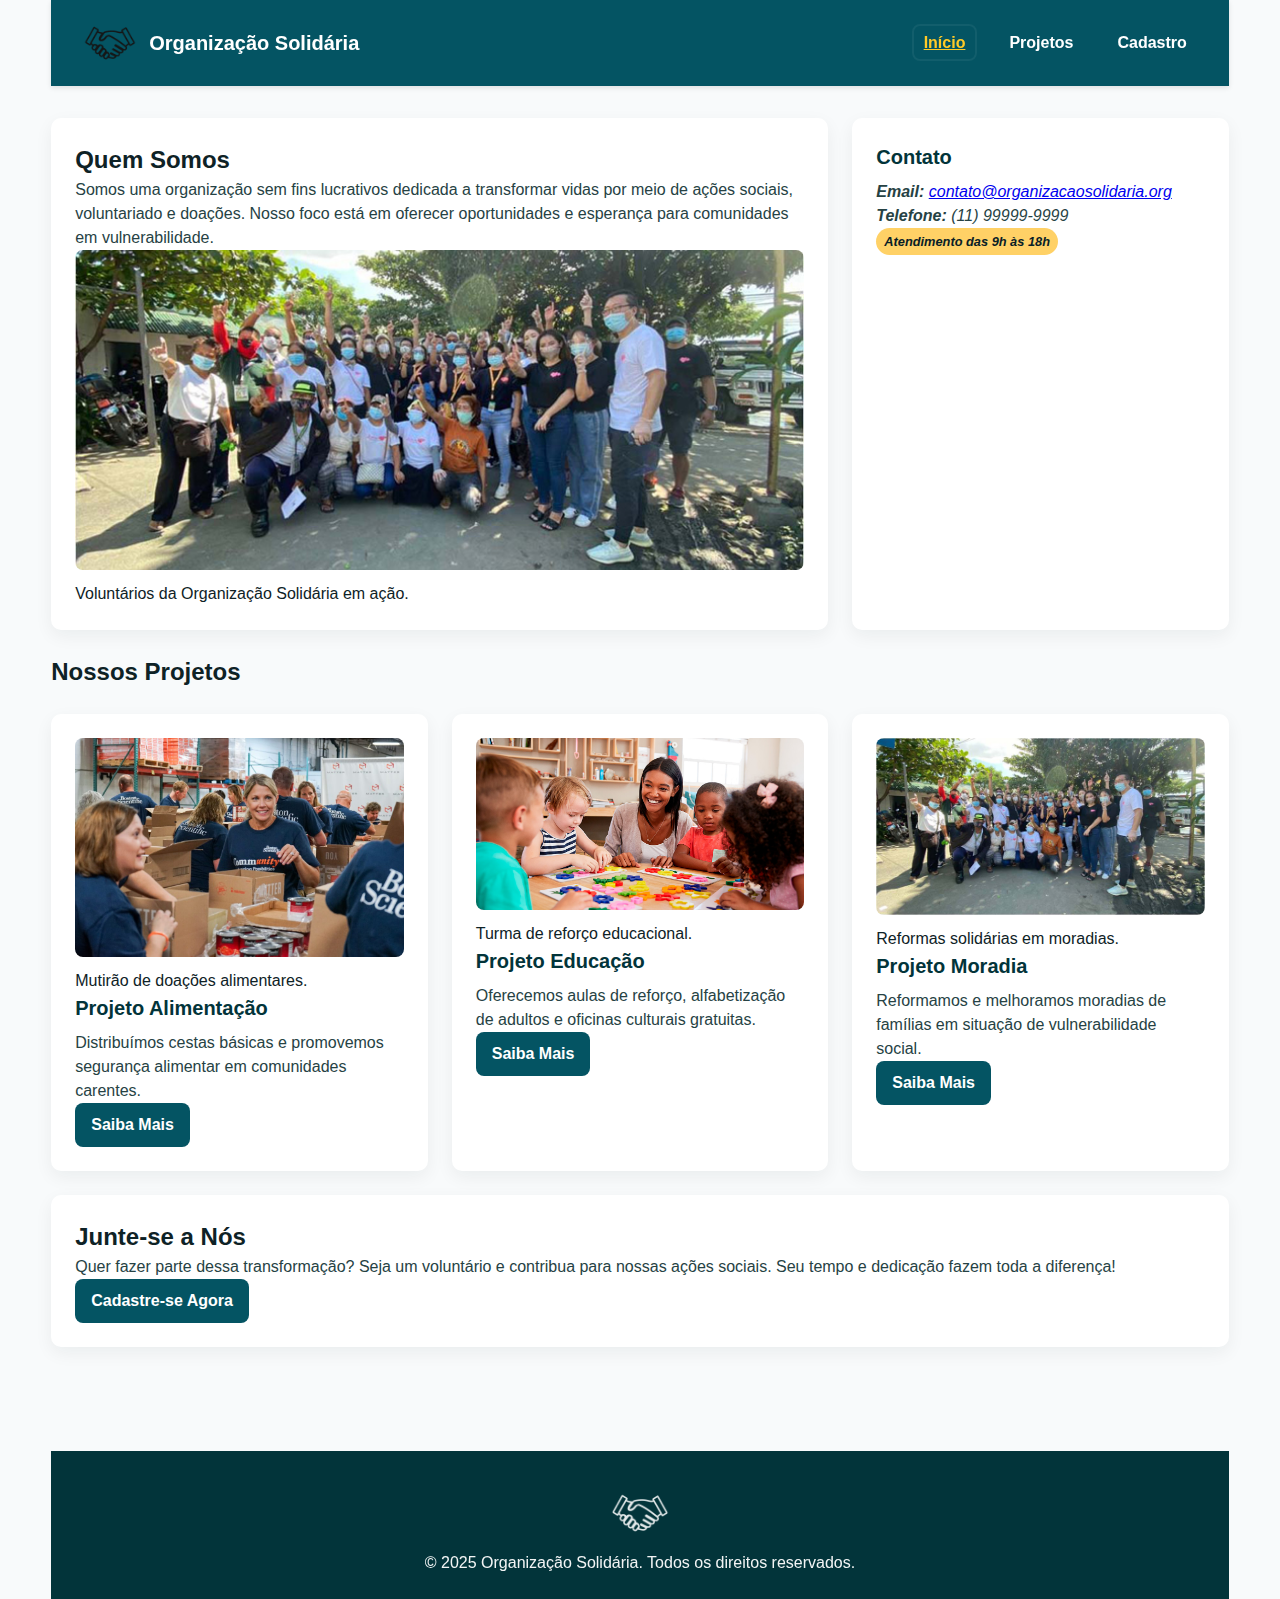
<file: index.html>
<!DOCTYPE html>
<html lang="pt-BR">
<head>
  <meta charset="utf-8">
  <meta name="viewport" content="width=device-width,initial-scale=1">
  <title>Organização Solidária</title>
  <link rel="stylesheet" href="css/design-system.css">
  <link rel="stylesheet" href="css/style.css">
</head>

<body>
  <header role="banner" class="container">
    <nav aria-label="Navegação principal">
      <figure class="logo-area">
        <img src="img/ceb5cf4a02d45fa49dc671e7d2014c32-icone-de-toque-de-aperto-de-mao.webp" alt="Logo da Organização" class="logo">
        <figcaption class="titulo-site">Organização Solidária</figcaption>
      </figure>

      <button class="hamburger" aria-label="Abrir menu" id="hamburger-btn">☰</button>

      <ul class="menu" id="main-menu" role="menubar">
        <li role="none"><a role="menuitem" href="#inicio">Início</a></li>
        <li role="none"><a role="menuitem" href="#projetos">Projetos</a></li>
        <li role="none"><a role="menuitem" href="#cadastro">Cadastro</a></li>
      </ul>
    </nav>
  </header>

  <main role="main" class="container" id="app">
    <!-- Conteúdo será injetado via JavaScript (templates) -->
  </main>

  <footer role="contentinfo" class="container">
    <figure>
      <img src="img/ceb5cf4a02d45fa49dc671e7d2014c32-icone-de-toque-de-aperto-de-mao.webp" alt="Logo da Organização" class="footer-logo">
    </figure>
    <p>&copy; 2025 Organização Solidária. Todos os direitos reservados.</p>
  </footer>

  <script src="js/pages.js"></script>
  <script src="js/form.js"></script>
  <script src="js/router.js"></script>
</body>
</html>
</file>
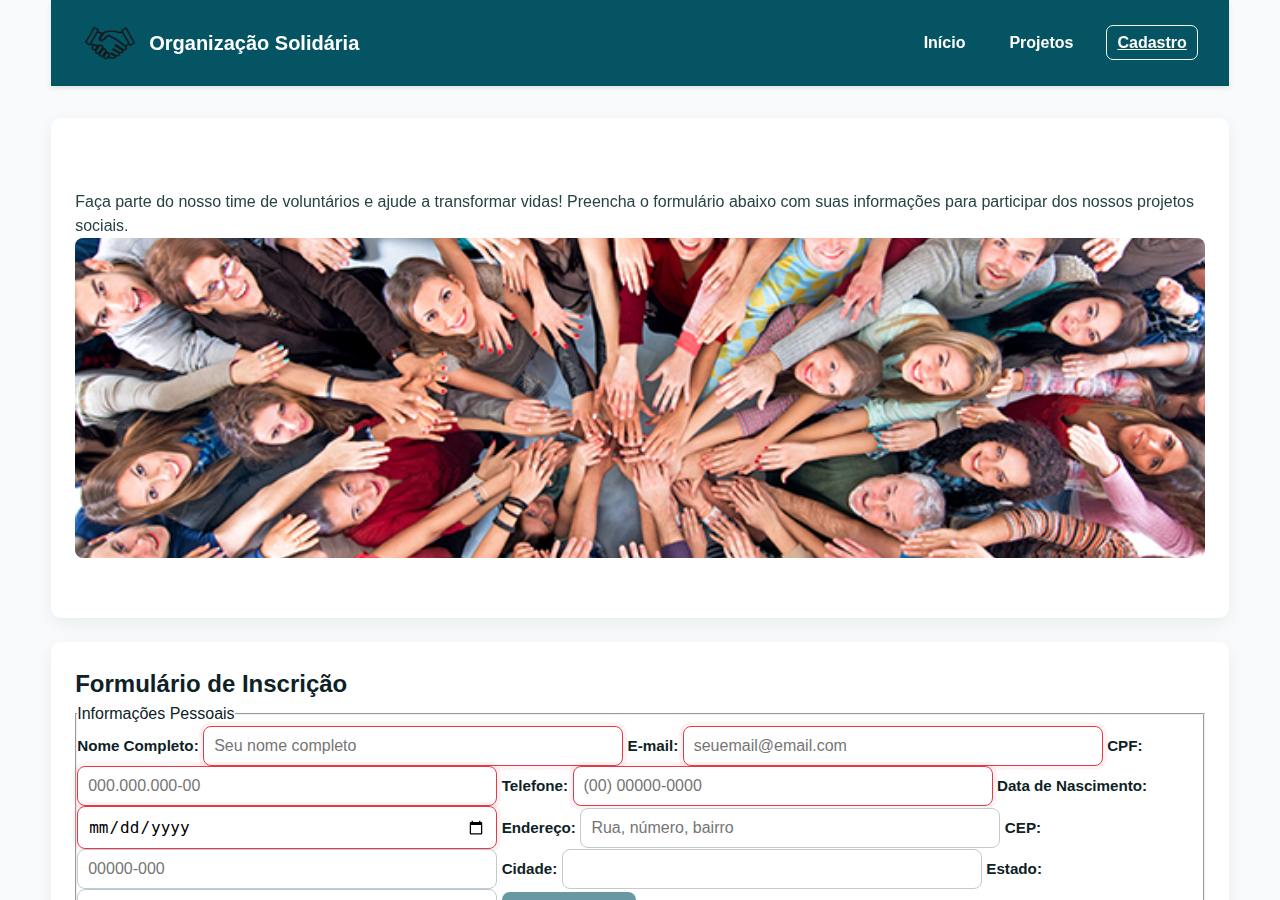
<file: cadastro.html>
<!DOCTYPE html>
<html lang="pt-BR">
<head>
  <meta charset="utf-8">
  <title>Cadastro | Organização Solidária</title>
  <meta http-equiv="refresh" content="0; url=index.html#cadastro">
</head>
<body>
  <header>
    <h1>Redirecionando para o cadastro...</h1>
    <p><a href="index.html#cadastro">Clique aqui se não for redirecionado.</a></p>
  </header>
</body>
</html>
</file>
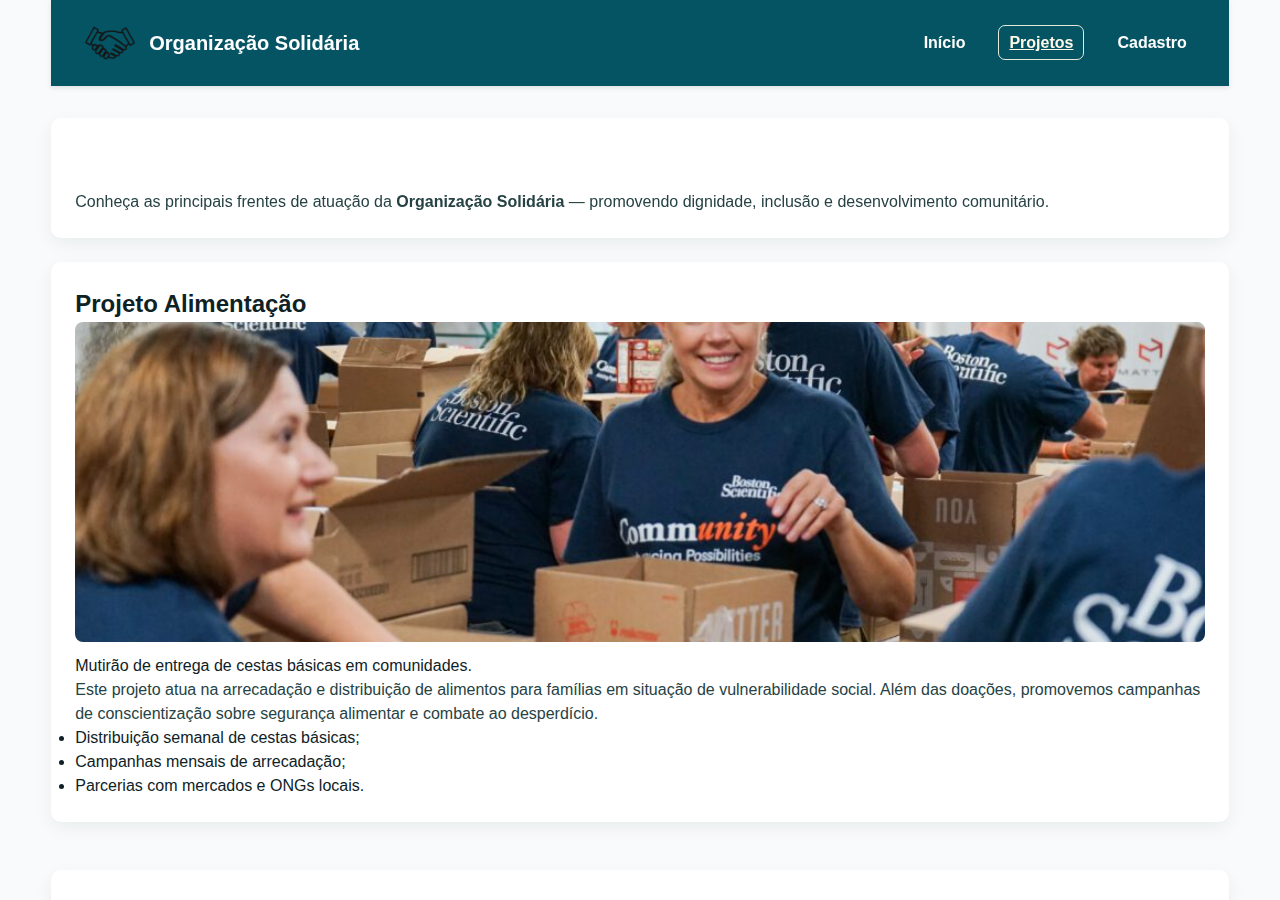
<file: projeto.html>
<!DOCTYPE html>
<html lang="pt-BR">
<head>
  <meta charset="utf-8">
  <title>Projetos | Organização Solidária</title>
  <meta http-equiv="refresh" content="0; url=index.html#projetos">
</head>
<body>
  <header>
    <h1>Redirecionando para os projetos...</h1>
    <p><a href="index.html#projetos">Clique aqui se não for redirecionado.</a></p>
  </header>
</body>
</html>
</file>
<file: css/design-system.css>
:root{

  --primary-900: #02343a;
  --primary-700: #045463;
  --primary-500: #0b7285;
  --accent-600: #ffca28;
  --accent-400: #ffd166;
  --neutral-100: #f8fafb;
  --neutral-300: #e6eef0;
  --neutral-500: #bfcbd0;
  --neutral-900: #0e2226;
  --danger: #e63946;

  --font-sans: "Segoe UI", Arial, sans-serif;
  --fs-xxl: 36px;
  --fs-xl: 28px;
  --fs-lg: 20px;
  --fs-md: 16px;
  --fs-sm: 14px;

  --sp-1: 8px;
  --sp-2: 16px;
  --sp-3: 24px;
  --sp-4: 32px;
  --sp-5: 48px;

  --container-max: 1200px;
  --radius: 10px;
  --shadow-1: 0 6px 18px rgba(2,36,42,0.06);
}
</file>
<file: css/style.css>
@import url('design-system.css');


* {
  box-sizing: border-box;
  margin: 0;
  padding: 0;
}

html, body {
  height: 100%;
  font-family: var(--font-sans);
  background: var(--neutral-100);
  color: var(--neutral-900);
  -webkit-font-smoothing: antialiased;
  line-height: 1.5;
  font-size: var(--fs-md);
}


.container {
  width: 94%;
  max-width: var(--container-max);
  margin-left: auto;
  margin-right: auto;
}


.grid {
  display: grid;
  grid-template-columns: repeat(12, 1fr);
  gap: var(--sp-3);
}


.col-12 { grid-column: 1 / -1; }
.col-8 { grid-column: span 8; }
.col-4 { grid-column: span 4; }
.col-6 { grid-column: span 6; }


header {
  background: linear-gradient(180deg, var(--primary-700), var(--primary-500));
  color: white;
  box-shadow: var(--shadow-1);
  padding: calc(var(--sp-2) + 4px) 0;
  position: sticky;
  top: 0;
  z-index: 50;
}

header .container {
  display: flex;
  align-items: center;
  justify-content: space-between;
  gap: var(--sp-3);
}


.logo-area {
  display: flex;
  align-items: center;
  gap: 12px;
}

.logo-area .logo {
  width: 54px;
  height: auto;
  border-radius: 8px;
  background: transparent;
}

.titulo-site {
  font-weight: 600;
  font-size: var(--fs-lg);
  color: #fff;
}


ul.menu {
  list-style: none;
  display: flex;
  gap: calc(var(--sp-2) + 8px);
  align-items: center;
}

.menu a {
  color: #fff;
  text-decoration: none;
  font-weight: 600;
  padding: 8px 10px;
  border-radius: 6px;
  transition: all .18s ease;
  font-size: var(--fs-md);
}

.menu a:hover {
  background: rgba(255, 255, 255, 0.06);
  color: var(--accent-400);
  transform: translateY(-1px);
}

.menu a.ativo {
  outline: 2px solid rgba(255, 255, 255, 0.06);
}


.menu li { position: relative; }

.menu li .submenu {
  display: none;
  position: absolute;
  top: calc(100% + 8px);
  left: 0;
  background: white;
  color: var(--neutral-900);
  padding: 8px;
  border-radius: 8px;
  box-shadow: var(--shadow-1);
  min-width: 180px;
  z-index: 60;
}

.menu li:hover > .submenu {
  display: block;
}

.submenu a {
  display: block;
  padding: 8px;
  color: var(--neutral-900);
  font-weight: 500;
  text-decoration: none;
}

.submenu a:hover {
  background: var(--neutral-300);
}


.hamburger {
  display: none;
  background: transparent;
  border: none;
  color: white;
  font-size: 26px;
  cursor: pointer;
}

main {
  margin-top: var(--sp-4);
  margin-bottom: var(--sp-5);
  width: 90%;
  max-width: 1100px;
  margin-left: auto;
  margin-right: auto;
  padding-bottom: var(--sp-4);
}

.card {
  background: white;
  border-radius: var(--radius);
  box-shadow: var(--shadow-1);
  padding: var(--sp-3);
  overflow: hidden;
  transition: transform .18s ease, box-shadow .18s ease;
  margin-bottom: var(--sp-3);
}

.card:hover {
  transform: translateY(-6px);
  box-shadow: 0 12px 30px rgba(2, 36, 42, 0.08);
}

.card img {
  width: 100%;
  height: auto;
  border-radius: 8px;
  display: block;
  margin-bottom: 12px;
}

.card h3 {
  font-size: var(--fs-lg);
  color: var(--primary-900);
  margin-bottom: 8px;
}

.card p {
  color: #264244;
}


.btn {
  display: inline-block;
  padding: 10px 16px;
  background: var(--primary-700);
  color: white;
  border-radius: 8px;
  border: none;
  font-weight: 600;
  cursor: pointer;
  transition: transform .12s ease, background .12s ease;
  text-decoration: none;
}

.btn:hover {
  background: var(--primary-500);
  transform: translateY(-2px);
}

.btn:active {
  transform: translateY(0);
}

.btn[disabled],
button[disabled] {
  opacity: 0.6;
  cursor: not-allowed;
  transform: none;
}


form {
  display: flex;
  flex-direction: column;
  gap: 12px;
}

.field-row {
  display: flex;
  gap: 12px;
  flex-wrap: wrap;
}

label {
  font-weight: 600;
  font-size: 0.95rem;
}

input[type="text"],
input[type="tel"],
input[type="email"],
input[type="date"] {
  padding: 10px;
  border-radius: 8px;
  border: 1px solid var(--neutral-500);
  font-size: var(--fs-md);
  max-width: 420px;
  width: 100%;
}

input:focus {
  outline: 3px solid rgba(11, 114, 133, 0.12);
  border-color: var(--primary-700);
}


input:invalid {
  border-color: var(--danger);
  box-shadow: 0 0 0 4px rgba(230, 57, 70, 0.06);
}

input.valid {
  border-color: #2a9d8f;
  box-shadow: 0 0 0 4px rgba(42, 157, 143, 0.06);
}


.badge {
  display: inline-block;
  background: var(--accent-400);
  color: #082026;
  padding: 4px 8px;
  border-radius: 999px;
  font-weight: 700;
  font-size: 0.8rem;
}


dialog[open] {
  padding: 24px;
  border-radius: 12px;
  border: none;
  box-shadow: 0 18px 40px rgba(0, 0, 0, 0.24);
}

.modal-content {
  max-width: 420px;
  text-align: center;
}


footer {
  background: var(--primary-900);
  color: white;
  text-align: center;
  padding: var(--sp-3) 0;
  margin-top: var(--sp-5);
}

footer p {
  opacity: 0.95;
}


.footer-logo {
  width: 60px;
  height: 60px;
  display: block;
  margin: 0.5rem auto;
  opacity: 0.9;
  object-fit: contain;
  filter: brightness(0) invert(1);
  transition: transform 0.2s ease;
}

.footer-logo:hover {
  transform: scale(1.05);
  opacity: 1;
}


.alert-banner {
  position: fixed;
  top: 16px;
  left: 50%;
  transform: translateX(-50%);
  background: #1b6b3a; 
  color: #fff;
  padding: 12px 20px;
  border-radius: 8px;
  box-shadow: 0 8px 20px rgba(0,0,0,0.18);
  z-index: 1200;
  display: none;
  align-items: center;
  gap: 12px;
  font-weight: 700;
}


.alert-banner.small { padding: 8px 12px; font-size: 0.95rem; }


.alert-banner.show { display: flex; }


@media (max-width: 1400px) {
  .container { width: 92%; }
}

@media (max-width: 1200px) {
  .col-8 { grid-column: 1 / span 8; }
  .col-4 { grid-column: span 4; }
}

@media (max-width: 992px) {
  .grid { grid-template-columns: repeat(8, 1fr); }
  .col-8 { grid-column: span 8; }
  .col-4 { grid-column: span 8; }
}

@media (max-width: 768px) {
  header .container {
    flex-direction: row;
    justify-content: space-between;
  }

  .menu { display: none; }

  .hamburger { display: inline-block; }

  .menu.mobile-open {
    display: flex;
    position: absolute;
    top: 70px;
    right: 16px;
    background: white;
    color: var(--neutral-900);
    flex-direction: column;
    padding: 12px;
    border-radius: 10px;
    box-shadow: var(--shadow-1);
  }

  .grid { grid-template-columns: 1fr; }
  .col-8, .col-4, .col-6 { grid-column: 1 / -1; }
}

@media (max-width: 600px) {
  :root {
    --fs-md: 15px;
    --fs-sm: 13px;
  }
  header { padding: 0.75rem 0; }
  .footer-logo { width: 50px; }
}

@media (max-width: 480px) {
  :root {
    --fs-md: 14px;
    --fs-sm: 12px;
  }
}


header {
  background: var(--primary-700);
  color: white;
  box-shadow: 0 2px 5px rgba(0, 0, 0, 0.1);
  padding: 1rem 0;
  position: sticky;
  top: 0;
  z-index: 1000;
}


header nav {
  display: flex;
  justify-content: space-between;
  align-items: center;
  max-width: var(--container-max);
  margin: 0 auto;
  padding: 0 2rem;
}


main figure img {
  max-height: 320px;
  width: 100%;
  object-fit: cover;
  border-radius: 10px;
  display: block;
  margin: 0 auto 1.5rem auto;
}


main {
  position: relative;
  z-index: 1;
  margin-top: 2rem;
}

.menu a {
  color: #fff;
  text-decoration: none;
  font-weight: 600;
  padding: 8px 10px;
  border-radius: 6px;
  transition: 0.3s;
}

.menu a:hover,
.menu a.ativo {
  color: var(--accent-600);
  text-decoration: underline;
}
@media (max-width: 768px) {
  nav {
    position: relative;
  }

  .menu {
    display: none;
    flex-direction: column;
    background: white;
    position: absolute;
    top: 100%;
    right: 0;
    width: 180px;
    border-radius: 8px;
    box-shadow: var(--shadow-1);
    padding: 0.5rem 0;
    z-index: 1000;
  }

  .menu.mobile-open {
    display: flex;
  }

  .menu a {
    color: #045463;
    padding: 0.8rem 1rem;
    text-decoration: none;
    font-weight: 600;
  }

  .menu a:hover {
    background: #f5f5f5;
  }

  .hamburger {
    display: block;
    background: none;
    border: none;
    color: white;
    font-size: 1.8rem;
    cursor: pointer;
  }
}
</file>
